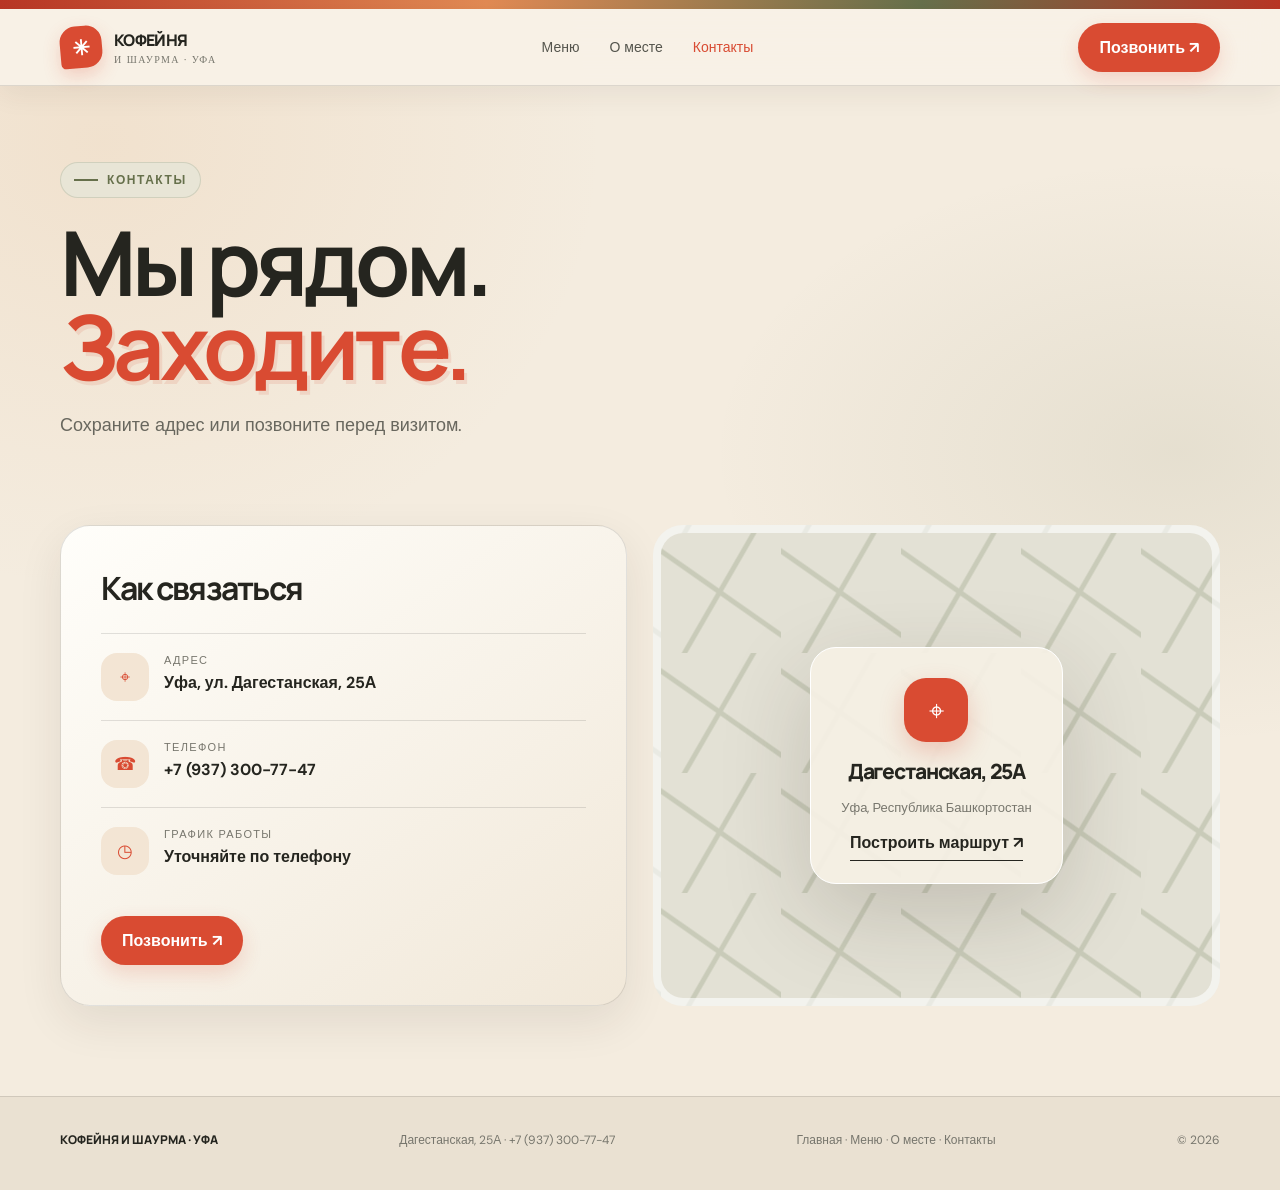
<file: contacts.html>
<!doctype html>
<html lang="ru"><head>
<meta charset="utf-8"><meta name="viewport" content="width=device-width, initial-scale=1">
<meta name="theme-color" content="#f6f0e5"><link rel="icon" type="image/svg+xml" href="favicon.svg"><meta name="description" content="Адрес и телефон кофейни и шаурмы: Уфа, Дагестанская улица, 25А. Телефон +7 (937) 300-77-47.">
<meta property="og:type" content="website"><meta property="og:title" content="Контакты — Кофейня и шаурма, Уфа"><meta property="og:description" content="Адрес и телефон кофейни и шаурмы: Уфа, Дагестанская улица, 25А. Телефон +7 (937) 300-77-47.">
<title>Контакты — Кофейня и шаурма, Уфа</title>
<link rel="preconnect" href="https://fonts.googleapis.com"><link rel="preconnect" href="https://fonts.gstatic.com" crossorigin>
<link href="https://fonts.googleapis.com/css2?family=DM+Sans:wght@400;500;600;700&family=Manrope:wght@400;500;600;700;800&display=swap" rel="stylesheet">
<style>
    :root{--paper:#f6f0e5;--ink:#25251f;--muted:#77766d;--tomato:#d94b32;--tomato-dark:#b93625;--olive:#66704b;--line:rgba(37,37,31,.13);--white:#fffdf8;--shadow:0 24px 70px rgba(48,38,25,.12)}
    *{box-sizing:border-box}html{scroll-behavior:smooth;scroll-padding-top:90px}body{margin:0;background:var(--paper);color:var(--ink);font-family:'DM Sans',sans-serif}a{color:inherit;text-decoration:none}button{font:inherit}.wrap{width:min(1160px,calc(100% - 44px));margin:auto}
    .topline{height:7px;background:var(--tomato)}header{position:sticky;top:0;z-index:20;background:rgba(246,240,229,.9);backdrop-filter:blur(16px);border-bottom:1px solid var(--line)}
    .nav{height:76px;display:flex;align-items:center;justify-content:space-between;gap:24px}.brand{display:flex;align-items:center;gap:12px;font-family:Manrope,sans-serif;font-weight:800;letter-spacing:-.04em}.brandmark{width:42px;height:42px;border-radius:14px;background:var(--tomato);display:grid;place-items:center;color:white;font-size:21px;box-shadow:0 7px 18px #d94b3238}.brand small{display:block;color:var(--muted);font:500 10px 'DM Sans';letter-spacing:.13em;text-transform:uppercase;margin-top:2px}.links{display:flex;gap:30px;color:#55554d;font-size:14px}.links a:hover{color:var(--tomato)}.nav-cta,.btn{display:inline-flex;align-items:center;justify-content:center;gap:10px;border:0;border-radius:999px;background:var(--tomato);color:white;padding:14px 21px;font-weight:700;transition:transform .25s,background .25s,box-shadow .25s;box-shadow:0 8px 20px #d94b3230}.nav-cta:hover,.btn:hover{transform:translateY(-3px);background:var(--tomato-dark);box-shadow:0 13px 26px #d94b3240}
    .hero{padding:76px 0 80px;overflow:hidden}.hero-grid{display:grid;grid-template-columns:1.02fr .98fr;align-items:center;gap:52px}.eyebrow{display:inline-flex;align-items:center;gap:9px;color:var(--olive);font-size:12px;font-weight:700;letter-spacing:.16em;text-transform:uppercase}.eyebrow:before{content:'';width:24px;height:2px;background:var(--olive)}h1,h2,h3{font-family:Manrope,sans-serif;letter-spacing:-.055em}h1{font-size:clamp(46px,6.2vw,78px);line-height:.99;margin:22px 0 22px;max-width:620px}h1 em{font-style:normal;color:var(--tomato)}.lead{font-size:18px;line-height:1.7;color:#68675e;max-width:480px}.hero-actions{display:flex;align-items:center;gap:18px;margin-top:30px;flex-wrap:wrap}.text-link{font-weight:700;border-bottom:1px solid var(--ink);padding:7px 0}.hero-note{display:flex;align-items:center;gap:10px;margin-top:34px;color:var(--muted);font-size:12px}.hero-note span{width:7px;height:7px;background:var(--olive);border-radius:50%}
    .hero-art{position:relative;min-height:510px}.hero-photo{position:absolute;inset:10px 24px 26px 30px;border-radius:42% 42% 25px 25px;overflow:hidden;background:#d9c4a4;box-shadow:var(--shadow)}.hero-photo img{width:100%;height:100%;object-fit:cover;display:block}.photo-overlay{position:absolute;inset:0;background:linear-gradient(180deg,transparent 58%,rgba(30,25,18,.48))}.photo-label{position:absolute;bottom:28px;left:30px;color:white;font-family:Manrope;font-size:22px;font-weight:800}.stamp{position:absolute;right:0;top:38px;width:118px;height:118px;border-radius:50%;background:var(--olive);color:white;display:grid;place-items:center;text-align:center;font-size:12px;line-height:1.35;font-weight:700;transform:rotate(9deg);box-shadow:0 12px 30px #66704b45}.scribble{position:absolute;left:0;bottom:4px;width:130px;height:130px;border:1px solid #d94b3270;border-radius:50%;display:grid;place-items:center;color:var(--tomato);font-family:Manrope;font-size:35px;transform:rotate(-14deg)}
    .ticker{background:var(--olive);color:#fffdf8;overflow:hidden;white-space:nowrap;padding:16px 0;font-family:Manrope;font-size:13px;font-weight:700;letter-spacing:.12em;text-transform:uppercase}.ticker-track{display:flex;justify-content:space-around;gap:38px}.ticker span{display:inline-flex;align-items:center;gap:18px}.ticker b{color:#e9b18a;font-size:19px}
    section{padding:92px 0}.section-head{display:flex;justify-content:space-between;align-items:end;gap:30px;margin-bottom:38px}.section-head h2{font-size:clamp(34px,4vw,52px);line-height:1.05;margin:14px 0 0}.section-head p{max-width:350px;color:var(--muted);line-height:1.65;margin:0}
    .menu-grid{display:grid;grid-template-columns:repeat(3,1fr);gap:18px}.menu-card{background:var(--white);border:1px solid var(--line);border-radius:22px;padding:27px;min-height:235px;position:relative;overflow:hidden;transition:transform .25s,box-shadow .25s}.menu-card:hover{transform:translateY(-6px);box-shadow:var(--shadow)}.menu-icon{width:54px;height:54px;border-radius:18px;display:grid;place-items:center;background:#f3e5d4;color:var(--tomato);font-size:25px}.menu-card:nth-child(2) .menu-icon{background:#e8eadc;color:var(--olive)}.menu-card:nth-child(3) .menu-icon{background:#f5e1d9}.menu-card h3{font-size:24px;margin:23px 0 8px}.menu-card p{color:var(--muted);font-size:14px;line-height:1.6;margin:0;max-width:260px}.menu-card .arrow{position:absolute;right:25px;bottom:25px;color:var(--tomato);font-size:22px}
    .story{background:#ebe4d7}.story-grid{display:grid;grid-template-columns:.9fr 1.1fr;gap:70px;align-items:center}.story-visual{height:440px;position:relative}.story-visual img{width:100%;height:100%;object-fit:cover;border-radius:26px;box-shadow:var(--shadow)}.story-tag{position:absolute;bottom:-18px;right:-18px;background:var(--tomato);color:white;border-radius:18px;padding:19px 22px;font-family:Manrope;font-weight:800;font-size:15px;max-width:190px}.story-copy h2{font-size:clamp(34px,4vw,52px);line-height:1.06;margin:16px 0}.story-copy p{color:#6e6b61;line-height:1.8;font-size:16px}.feature-list{display:grid;grid-template-columns:1fr 1fr;gap:14px;margin-top:28px}.feature{display:flex;gap:10px;align-items:center;font-size:13px;font-weight:700}.feature i{font-style:normal;color:var(--olive);font-size:19px}
    .visit-grid{display:grid;grid-template-columns:1fr 1fr;gap:20px}.visit-card{background:var(--white);border:1px solid var(--line);border-radius:24px;padding:34px}.visit-card h3{font-size:27px;margin:0 0 23px}.contact-line{display:flex;gap:15px;padding:16px 0;border-top:1px solid var(--line);align-items:flex-start}.contact-icon{width:40px;height:40px;border-radius:13px;background:#f3e5d4;display:grid;place-items:center;color:var(--tomato);flex:none}.contact-line small{display:block;color:var(--muted);font-size:11px;text-transform:uppercase;letter-spacing:.12em;margin-bottom:5px}.contact-line strong{font-size:16px}.map-card{background:#e3e1d5;border-radius:24px;min-height:330px;position:relative;overflow:hidden;display:flex;align-items:center;justify-content:center;text-align:center;padding:30px;background-image:linear-gradient(35deg,transparent 48%,#c9cbb9 49%,#c9cbb9 51%,transparent 52%),linear-gradient(120deg,transparent 47%,#c9cbb9 48%,#c9cbb9 50%,transparent 51%);background-size:120px 120px}.map-pin{width:64px;height:64px;border-radius:22px;background:var(--tomato);color:white;display:grid;place-items:center;font-size:27px;margin:0 auto 15px;box-shadow:0 10px 25px #d94b3240}.map-inner{background:#f6f0e5ed;border:1px solid #fff;border-radius:22px;padding:25px;max-width:320px;box-shadow:var(--shadow)}.map-inner p{color:var(--muted);line-height:1.55;font-size:13px}
    .final-cta{padding:0 0 92px}.cta-panel{background:var(--tomato);color:white;border-radius:30px;padding:54px;display:flex;align-items:center;justify-content:space-between;gap:30px;overflow:hidden;position:relative}.cta-panel:after{content:'✳';position:absolute;right:31%;top:-85px;font-size:250px;opacity:.12}.cta-panel h2{font-size:clamp(32px,4vw,48px);line-height:1.05;margin:0 0 12px;max-width:560px}.cta-panel p{margin:0;color:#ffe1d8;line-height:1.6}.cta-panel .btn{background:var(--paper);color:var(--ink);box-shadow:none;white-space:nowrap;position:relative;z-index:1}.cta-panel .btn:hover{background:white}
    footer{border-top:1px solid var(--line);padding:28px 0 36px;color:var(--muted);font-size:12px}.footer-row{display:flex;justify-content:space-between;gap:20px;align-items:center}.footer-brand{font-family:Manrope;font-weight:800;color:var(--ink)}
    .reveal{opacity:0;transform:translateY(22px);transition:opacity .7s ease,transform .7s cubic-bezier(.2,.7,.2,1)}.reveal.visible{opacity:1;transform:none}
    @media(max-width:850px){.links{display:none}.hero{padding:50px 0}.hero-grid,.story-grid{grid-template-columns:1fr;gap:34px}.hero-art{min-height:430px}.hero-photo{inset:0 22px 20px}.stamp{right:0}.story-visual{height:350px;margin-right:18px}.section-head{align-items:flex-start;flex-direction:column}.menu-grid{grid-template-columns:1fr 1fr}.visit-grid{grid-template-columns:1fr}.cta-panel{padding:38px;align-items:flex-start;flex-direction:column}}
    @media(max-width:540px){.wrap{width:min(100% - 30px,1160px)}.nav{height:66px}.brandmark{width:38px;height:38px}.nav-cta{padding:11px 15px;font-size:12px}.hero{padding:42px 0 54px}h1{font-size:48px}.lead{font-size:16px}.hero-art{min-height:340px}.stamp{width:90px;height:90px;font-size:10px}.scribble{width:90px;height:90px;font-size:27px}.ticker-track{justify-content:flex-start;padding-left:20px}.ticker span{margin-right:28px}section{padding:66px 0}.menu-grid{grid-template-columns:1fr}.menu-card{min-height:205px}.story-visual{height:290px}.feature-list{grid-template-columns:1fr}.visit-card{padding:25px}.cta-panel{padding:30px 24px}.footer-row{align-items:flex-start;flex-direction:column}}
    @media(prefers-reduced-motion:reduce){html{scroll-behavior:auto}*,*:before,*:after{transition:none!important;animation:none!important}.reveal{opacity:1;transform:none}}
  
.page-hero{padding:76px 0 42px}.page-hero h1{max-width:850px}.page-content{padding:24px 0 90px}.info-panel{background:var(--white);border:1px solid var(--line);border-radius:24px;padding:clamp(24px,4vw,42px);margin:18px 0}.info-panel p{color:var(--muted);line-height:1.8}.info-panel h2{font-size:clamp(26px,3vw,38px);margin:0 0 14px}.page-links{display:flex;gap:12px;flex-wrap:wrap;margin-top:24px}.page-links a{border:1px solid var(--line);padding:12px 17px;border-radius:999px;font-weight:700}.page-links a:hover{border-color:var(--tomato);color:var(--tomato)}.nav .links a[aria-current=page]{color:var(--tomato)}
@media(max-width:540px){.page-hero{padding:48px 0 20px}.page-content{padding-bottom:64px}}
</style><style>.reading-progress{position:fixed;z-index:100;left:0;top:0;width:100%;height:3px;background:var(--tomato);transform:scaleX(0);transform-origin:left center;pointer-events:none}.motion-reveal{opacity:0;transform:translateY(26px);transition:opacity .85s cubic-bezier(.2,.7,.2,1),transform .85s cubic-bezier(.2,.7,.2,1)}.motion-reveal.motion-in{opacity:1;transform:translateY(0)}.menu-card,.visit-card,.info-panel{transform:perspective(900px) rotateX(var(--tilt-x,0deg)) rotateY(var(--tilt-y,0deg));transition:transform .35s ease,box-shadow .35s ease}.hero-photo img,.story-visual img{transition:transform 1.2s cubic-bezier(.2,.7,.2,1)}.hero-photo:hover img,.story-visual:hover img{transform:scale(1.045)}.ticker-track{animation:ticker-drift 28s linear infinite}.ticker:hover .ticker-track{animation-play-state:paused}@keyframes ticker-drift{from{transform:translateX(0)}to{transform:translateX(-18%)}}@media(prefers-reduced-motion:reduce){.reading-progress{display:none}.motion-reveal{opacity:1;transform:none}.ticker-track{animation:none!important}}</style><link rel="stylesheet" href="visual-polish.css"></head><body><div class="topline"></div><header><div class="wrap nav">
<a class="brand" href="index.html" aria-label="На главную"><span class="brandmark">✳</span><span>КОФЕЙНЯ<br><small>и шаурма · Уфа</small></span></a>
<nav class="links" aria-label="Основная навигация"><a href="menu.html" >Меню</a><a href="about.html" >О месте</a><a href="contacts.html" aria-current="page">Контакты</a></nav>
<a class="nav-cta" href="tel:+79373007747">Позвонить ↗</a></div></header><main><section class="page-hero"><div class="wrap"><span class="eyebrow">Контакты</span><h1>Мы рядом.<br><em>Заходите.</em></h1><p class="lead">Сохраните адрес или позвоните перед визитом.</p></div></section><section class="page-content"><div class="wrap visit-grid"><div class="visit-card"><h3>Как связаться</h3><div class="contact-line"><div class="contact-icon">⌖</div><div><small>Адрес</small><strong>Уфа, ул. Дагестанская, 25А</strong></div></div><div class="contact-line"><div class="contact-icon">☎</div><div><small>Телефон</small><strong><a href="tel:+79373007747">+7 (937) 300-77-47</a></strong></div></div><div class="contact-line"><div class="contact-icon">◷</div><div><small>График работы</small><strong>Уточняйте по телефону</strong></div></div><a class="btn" style="margin-top:22px" href="tel:+79373007747">Позвонить ↗</a></div><div class="map-card"><div class="map-inner"><div class="map-pin">⌖</div><h3 style="margin:0;font:800 21px Manrope">Дагестанская, 25А</h3><p>Уфа, Республика Башкортостан</p><a class="text-link" target="_blank" rel="noopener" href="https://yandex.ru/maps/?text=%D0%A3%D1%84%D0%B0%2C%20%D1%83%D0%BB%D0%B8%D1%86%D0%B0%20%D0%94%D0%B0%D0%B3%D0%B5%D1%81%D1%82%D0%B0%D0%BD%D1%81%D0%BA%D0%B0%D1%8F%2C%2025%D0%90">Построить маршрут ↗</a></div></div></div></section></main><footer><div class="wrap footer-row"><div class="footer-brand">КОФЕЙНЯ И ШАУРМА · УФА</div><div>Дагестанская, 25А · <a href="tel:+79373007747">+7 (937) 300-77-47</a></div><div><a href="index.html">Главная</a> · <a href="menu.html">Меню</a> · <a href="about.html">О месте</a> · <a href="contacts.html">Контакты</a></div><div>© <span id="year"></span></div></div></footer><script>document.getElementById('year').textContent=new Date().getFullYear();</script><script src="motion.js" defer></script></body></html>
</file>
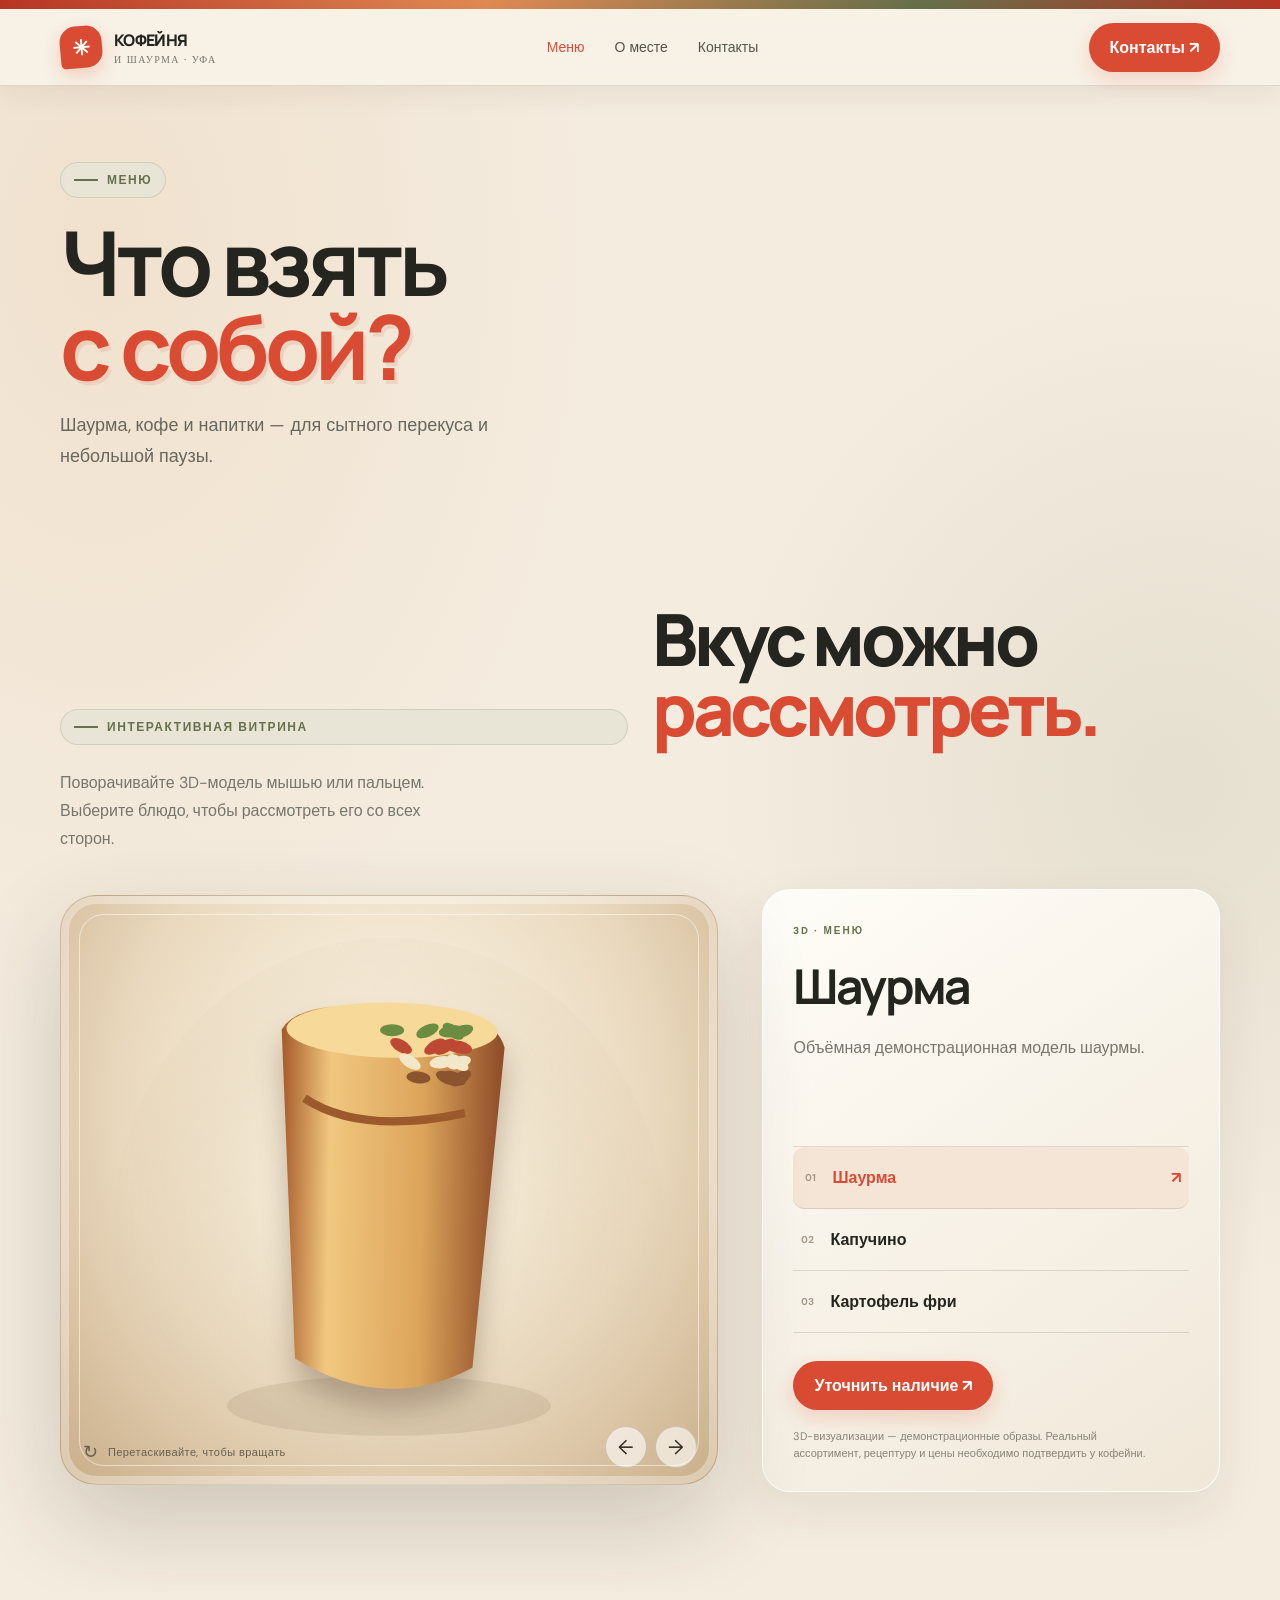
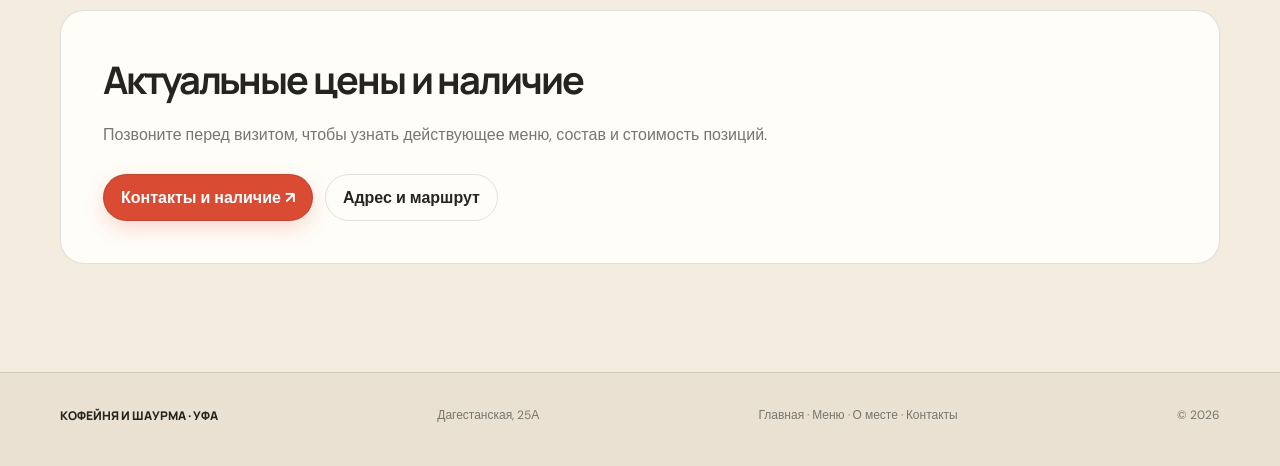
<file: menu.html>
<!doctype html>
<html lang="ru"><head>
<meta charset="utf-8"><meta name="viewport" content="width=device-width, initial-scale=1">
<meta name="theme-color" content="#f6f0e5"><link rel="icon" type="image/svg+xml" href="favicon.svg"><meta name="description" content="Шаурма, кофе и напитки. Уточняйте актуальный ассортимент и цены по телефону.">
<meta property="og:type" content="website"><meta property="og:title" content="Меню — Кофейня и шаурма, Уфа"><meta property="og:description" content="Шаурма, кофе и напитки. Уточняйте актуальный ассортимент и цены по телефону.">
<title>Меню — Кофейня и шаурма, Уфа</title>
<link rel="preconnect" href="https://fonts.googleapis.com"><link rel="preconnect" href="https://fonts.gstatic.com" crossorigin>
<link href="https://fonts.googleapis.com/css2?family=DM+Sans:wght@400;500;600;700&family=Manrope:wght@400;500;600;700;800&display=swap" rel="stylesheet">
<style>
    :root{--paper:#f6f0e5;--ink:#25251f;--muted:#77766d;--tomato:#d94b32;--tomato-dark:#b93625;--olive:#66704b;--line:rgba(37,37,31,.13);--white:#fffdf8;--shadow:0 24px 70px rgba(48,38,25,.12)}
    *{box-sizing:border-box}html{scroll-behavior:smooth;scroll-padding-top:90px}body{margin:0;background:var(--paper);color:var(--ink);font-family:'DM Sans',sans-serif}a{color:inherit;text-decoration:none}button{font:inherit}.wrap{width:min(1160px,calc(100% - 44px));margin:auto}
    .topline{height:7px;background:var(--tomato)}header{position:sticky;top:0;z-index:20;background:rgba(246,240,229,.9);backdrop-filter:blur(16px);border-bottom:1px solid var(--line)}
    .nav{height:76px;display:flex;align-items:center;justify-content:space-between;gap:24px}.brand{display:flex;align-items:center;gap:12px;font-family:Manrope,sans-serif;font-weight:800;letter-spacing:-.04em}.brandmark{width:42px;height:42px;border-radius:14px;background:var(--tomato);display:grid;place-items:center;color:white;font-size:21px;box-shadow:0 7px 18px #d94b3238}.brand small{display:block;color:var(--muted);font:500 10px 'DM Sans';letter-spacing:.13em;text-transform:uppercase;margin-top:2px}.links{display:flex;gap:30px;color:#55554d;font-size:14px}.links a:hover{color:var(--tomato)}.nav-cta,.btn{display:inline-flex;align-items:center;justify-content:center;gap:10px;border:0;border-radius:999px;background:var(--tomato);color:white;padding:14px 21px;font-weight:700;transition:transform .25s,background .25s,box-shadow .25s;box-shadow:0 8px 20px #d94b3230}.nav-cta:hover,.btn:hover{transform:translateY(-3px);background:var(--tomato-dark);box-shadow:0 13px 26px #d94b3240}
    .hero{padding:76px 0 80px;overflow:hidden}.hero-grid{display:grid;grid-template-columns:1.02fr .98fr;align-items:center;gap:52px}.eyebrow{display:inline-flex;align-items:center;gap:9px;color:var(--olive);font-size:12px;font-weight:700;letter-spacing:.16em;text-transform:uppercase}.eyebrow:before{content:'';width:24px;height:2px;background:var(--olive)}h1,h2,h3{font-family:Manrope,sans-serif;letter-spacing:-.055em}h1{font-size:clamp(46px,6.2vw,78px);line-height:.99;margin:22px 0 22px;max-width:620px}h1 em{font-style:normal;color:var(--tomato)}.lead{font-size:18px;line-height:1.7;color:#68675e;max-width:480px}.hero-actions{display:flex;align-items:center;gap:18px;margin-top:30px;flex-wrap:wrap}.text-link{font-weight:700;border-bottom:1px solid var(--ink);padding:7px 0}.hero-note{display:flex;align-items:center;gap:10px;margin-top:34px;color:var(--muted);font-size:12px}.hero-note span{width:7px;height:7px;background:var(--olive);border-radius:50%}
    .hero-art{position:relative;min-height:510px}.hero-photo{position:absolute;inset:10px 24px 26px 30px;border-radius:42% 42% 25px 25px;overflow:hidden;background:#d9c4a4;box-shadow:var(--shadow)}.hero-photo img{width:100%;height:100%;object-fit:cover;display:block}.photo-overlay{position:absolute;inset:0;background:linear-gradient(180deg,transparent 58%,rgba(30,25,18,.48))}.photo-label{position:absolute;bottom:28px;left:30px;color:white;font-family:Manrope;font-size:22px;font-weight:800}.stamp{position:absolute;right:0;top:38px;width:118px;height:118px;border-radius:50%;background:var(--olive);color:white;display:grid;place-items:center;text-align:center;font-size:12px;line-height:1.35;font-weight:700;transform:rotate(9deg);box-shadow:0 12px 30px #66704b45}.scribble{position:absolute;left:0;bottom:4px;width:130px;height:130px;border:1px solid #d94b3270;border-radius:50%;display:grid;place-items:center;color:var(--tomato);font-family:Manrope;font-size:35px;transform:rotate(-14deg)}
    .ticker{background:var(--olive);color:#fffdf8;overflow:hidden;white-space:nowrap;padding:16px 0;font-family:Manrope;font-size:13px;font-weight:700;letter-spacing:.12em;text-transform:uppercase}.ticker-track{display:flex;justify-content:space-around;gap:38px}.ticker span{display:inline-flex;align-items:center;gap:18px}.ticker b{color:#e9b18a;font-size:19px}
    section{padding:92px 0}.section-head{display:flex;justify-content:space-between;align-items:end;gap:30px;margin-bottom:38px}.section-head h2{font-size:clamp(34px,4vw,52px);line-height:1.05;margin:14px 0 0}.section-head p{max-width:350px;color:var(--muted);line-height:1.65;margin:0}
    .menu-grid{display:grid;grid-template-columns:repeat(3,1fr);gap:18px}.menu-card{background:var(--white);border:1px solid var(--line);border-radius:22px;padding:27px;min-height:235px;position:relative;overflow:hidden;transition:transform .25s,box-shadow .25s}.menu-card:hover{transform:translateY(-6px);box-shadow:var(--shadow)}.menu-icon{width:54px;height:54px;border-radius:18px;display:grid;place-items:center;background:#f3e5d4;color:var(--tomato);font-size:25px}.menu-card:nth-child(2) .menu-icon{background:#e8eadc;color:var(--olive)}.menu-card:nth-child(3) .menu-icon{background:#f5e1d9}.menu-card h3{font-size:24px;margin:23px 0 8px}.menu-card p{color:var(--muted);font-size:14px;line-height:1.6;margin:0;max-width:260px}.menu-card .arrow{position:absolute;right:25px;bottom:25px;color:var(--tomato);font-size:22px}
    .story{background:#ebe4d7}.story-grid{display:grid;grid-template-columns:.9fr 1.1fr;gap:70px;align-items:center}.story-visual{height:440px;position:relative}.story-visual img{width:100%;height:100%;object-fit:cover;border-radius:26px;box-shadow:var(--shadow)}.story-tag{position:absolute;bottom:-18px;right:-18px;background:var(--tomato);color:white;border-radius:18px;padding:19px 22px;font-family:Manrope;font-weight:800;font-size:15px;max-width:190px}.story-copy h2{font-size:clamp(34px,4vw,52px);line-height:1.06;margin:16px 0}.story-copy p{color:#6e6b61;line-height:1.8;font-size:16px}.feature-list{display:grid;grid-template-columns:1fr 1fr;gap:14px;margin-top:28px}.feature{display:flex;gap:10px;align-items:center;font-size:13px;font-weight:700}.feature i{font-style:normal;color:var(--olive);font-size:19px}
    .visit-grid{display:grid;grid-template-columns:1fr 1fr;gap:20px}.visit-card{background:var(--white);border:1px solid var(--line);border-radius:24px;padding:34px}.visit-card h3{font-size:27px;margin:0 0 23px}.contact-line{display:flex;gap:15px;padding:16px 0;border-top:1px solid var(--line);align-items:flex-start}.contact-icon{width:40px;height:40px;border-radius:13px;background:#f3e5d4;display:grid;place-items:center;color:var(--tomato);flex:none}.contact-line small{display:block;color:var(--muted);font-size:11px;text-transform:uppercase;letter-spacing:.12em;margin-bottom:5px}.contact-line strong{font-size:16px}.map-card{background:#e3e1d5;border-radius:24px;min-height:330px;position:relative;overflow:hidden;display:flex;align-items:center;justify-content:center;text-align:center;padding:30px;background-image:linear-gradient(35deg,transparent 48%,#c9cbb9 49%,#c9cbb9 51%,transparent 52%),linear-gradient(120deg,transparent 47%,#c9cbb9 48%,#c9cbb9 50%,transparent 51%);background-size:120px 120px}.map-pin{width:64px;height:64px;border-radius:22px;background:var(--tomato);color:white;display:grid;place-items:center;font-size:27px;margin:0 auto 15px;box-shadow:0 10px 25px #d94b3240}.map-inner{background:#f6f0e5ed;border:1px solid #fff;border-radius:22px;padding:25px;max-width:320px;box-shadow:var(--shadow)}.map-inner p{color:var(--muted);line-height:1.55;font-size:13px}
    .final-cta{padding:0 0 92px}.cta-panel{background:var(--tomato);color:white;border-radius:30px;padding:54px;display:flex;align-items:center;justify-content:space-between;gap:30px;overflow:hidden;position:relative}.cta-panel:after{content:'✳';position:absolute;right:31%;top:-85px;font-size:250px;opacity:.12}.cta-panel h2{font-size:clamp(32px,4vw,48px);line-height:1.05;margin:0 0 12px;max-width:560px}.cta-panel p{margin:0;color:#ffe1d8;line-height:1.6}.cta-panel .btn{background:var(--paper);color:var(--ink);box-shadow:none;white-space:nowrap;position:relative;z-index:1}.cta-panel .btn:hover{background:white}
    footer{border-top:1px solid var(--line);padding:28px 0 36px;color:var(--muted);font-size:12px}.footer-row{display:flex;justify-content:space-between;gap:20px;align-items:center}.footer-brand{font-family:Manrope;font-weight:800;color:var(--ink)}
    .reveal{opacity:0;transform:translateY(22px);transition:opacity .7s ease,transform .7s cubic-bezier(.2,.7,.2,1)}.reveal.visible{opacity:1;transform:none}
    @media(max-width:850px){.links{display:none}.hero{padding:50px 0}.hero-grid,.story-grid{grid-template-columns:1fr;gap:34px}.hero-art{min-height:430px}.hero-photo{inset:0 22px 20px}.stamp{right:0}.story-visual{height:350px;margin-right:18px}.section-head{align-items:flex-start;flex-direction:column}.menu-grid{grid-template-columns:1fr 1fr}.visit-grid{grid-template-columns:1fr}.cta-panel{padding:38px;align-items:flex-start;flex-direction:column}}
    @media(max-width:540px){.wrap{width:min(100% - 30px,1160px)}.nav{height:66px}.brandmark{width:38px;height:38px}.nav-cta{padding:11px 15px;font-size:12px}.hero{padding:42px 0 54px}h1{font-size:48px}.lead{font-size:16px}.hero-art{min-height:340px}.stamp{width:90px;height:90px;font-size:10px}.scribble{width:90px;height:90px;font-size:27px}.ticker-track{justify-content:flex-start;padding-left:20px}.ticker span{margin-right:28px}section{padding:66px 0}.menu-grid{grid-template-columns:1fr}.menu-card{min-height:205px}.story-visual{height:290px}.feature-list{grid-template-columns:1fr}.visit-card{padding:25px}.cta-panel{padding:30px 24px}.footer-row{align-items:flex-start;flex-direction:column}}
    @media(prefers-reduced-motion:reduce){html{scroll-behavior:auto}*,*:before,*:after{transition:none!important;animation:none!important}.reveal{opacity:1;transform:none}}
  
.page-hero{padding:76px 0 42px}.page-hero h1{max-width:850px}.page-content{padding:24px 0 90px}.info-panel{background:var(--white);border:1px solid var(--line);border-radius:24px;padding:clamp(24px,4vw,42px);margin:18px 0}.info-panel p{color:var(--muted);line-height:1.8}.info-panel h2{font-size:clamp(26px,3vw,38px);margin:0 0 14px}.page-links{display:flex;gap:12px;flex-wrap:wrap;margin-top:24px}.page-links a{border:1px solid var(--line);padding:12px 17px;border-radius:999px;font-weight:700}.page-links a:hover{border-color:var(--tomato);color:var(--tomato)}.nav .links a[aria-current=page]{color:var(--tomato)}
@media(max-width:540px){.page-hero{padding:48px 0 20px}.page-content{padding-bottom:64px}}

.food-showcase{padding:42px 0 84px;overflow:hidden}.food-heading{display:grid;grid-template-columns:1fr 1fr;align-items:end;gap:24px;margin-bottom:32px}.food-heading h2{font:800 clamp(38px,5vw,62px)/.98 Manrope,sans-serif;letter-spacing:-.06em;margin:12px 0 0}.food-heading h2 em{font-style:normal;color:var(--tomato)}.food-heading p{max-width:390px;color:var(--muted);line-height:1.75;margin:0 0 4px}.food-layout{display:grid;grid-template-columns:1.18fr .82fr;gap:44px;align-items:center}.food-stage{height:540px;position:relative;border-radius:30px;overflow:hidden;background:radial-gradient(ellipse at 50% 40%,#f7efdf 0,#e9dfcc 62%,#d7c6a9 100%);box-shadow:0 28px 75px rgba(48,38,25,.13);border:1px solid rgba(80,60,35,.1)}.food-stage canvas{width:100%;height:100%;display:block;touch-action:none;cursor:grab}.food-stage canvas:active{cursor:grabbing}.stage-hint{position:absolute;left:22px;bottom:20px;color:#686052;font-size:11px;letter-spacing:.04em;pointer-events:none}.stage-hint span{font-size:18px;vertical-align:-2px;margin-right:6px}.stage-controls{position:absolute;right:20px;bottom:16px;display:flex;gap:8px}.stage-controls button{width:42px;height:42px;border-radius:50%;border:1px solid #6f614b44;background:#fff9;color:#332c22;font-size:20px;cursor:pointer;transition:background .2s,transform .2s}.stage-controls button:hover{background:#fff;transform:translateY(-2px)}.food-info{padding:20px 0}.food-kicker{font-size:10px;font-weight:800;letter-spacing:.2em;color:var(--olive)}.food-info h3{font-size:clamp(34px,4vw,48px);margin:14px 0 10px}.food-info>p{color:var(--muted);line-height:1.8;min-height:84px}.food-options{margin:28px 0;border-top:1px solid var(--line)}.food-options button{width:100%;display:flex;align-items:center;gap:16px;padding:17px 4px;border:0;border-bottom:1px solid var(--line);background:transparent;text-align:left;font-weight:700;color:var(--ink);cursor:pointer;transition:padding .25s,color .25s}.food-options button span{font-size:10px;color:#a49a87;font-variant-numeric:tabular-nums}.food-options button b{margin-left:auto;color:var(--tomato);opacity:0;transform:translateX(-5px);transition:.25s}.food-options button.is-active{padding-left:12px;color:var(--tomato)}.food-options button.is-active b{opacity:1;transform:none}.food-info .btn{margin-bottom:18px}.food-note{display:block;color:#898477;font-size:11px;line-height:1.6;max-width:360px}.food-showcase+.page-content{padding-top:0}@media(max-width:850px){.food-layout{grid-template-columns:1fr;gap:22px}.food-stage{height:480px}.food-info{padding:0 4px}.food-heading{grid-template-columns:1fr;gap:14px}}@media(max-width:540px){.food-showcase{padding:28px 0 58px}.food-stage{height:390px;border-radius:22px}.food-heading h2{font-size:43px}.stage-hint{font-size:10px;left:14px;bottom:17px}.stage-controls{right:12px;bottom:10px}.stage-controls button{width:36px;height:36px}}
</style><style>.reading-progress{position:fixed;z-index:100;left:0;top:0;width:100%;height:3px;background:var(--tomato);transform:scaleX(0);transform-origin:left center;pointer-events:none}.motion-reveal{opacity:0;transform:translateY(26px);transition:opacity .85s cubic-bezier(.2,.7,.2,1),transform .85s cubic-bezier(.2,.7,.2,1)}.motion-reveal.motion-in{opacity:1;transform:translateY(0)}.menu-card,.visit-card,.info-panel{transform:perspective(900px) rotateX(var(--tilt-x,0deg)) rotateY(var(--tilt-y,0deg));transition:transform .35s ease,box-shadow .35s ease}.hero-photo img,.story-visual img{transition:transform 1.2s cubic-bezier(.2,.7,.2,1)}.hero-photo:hover img,.story-visual:hover img{transform:scale(1.045)}.ticker-track{animation:ticker-drift 28s linear infinite}.ticker:hover .ticker-track{animation-play-state:paused}@keyframes ticker-drift{from{transform:translateX(0)}to{transform:translateX(-18%)}}@media(prefers-reduced-motion:reduce){.reading-progress{display:none}.motion-reveal{opacity:1;transform:none}.ticker-track{animation:none!important}}</style><link rel="stylesheet" href="visual-polish.css"></head><body><div class="topline"></div><header><div class="wrap nav">
<a class="brand" href="index.html" aria-label="На главную"><span class="brandmark">✳</span><span>КОФЕЙНЯ<br><small>и шаурма · Уфа</small></span></a>
<nav class="links" aria-label="Основная навигация"><a href="menu.html" aria-current="page">Меню</a><a href="about.html" >О месте</a><a href="contacts.html" >Контакты</a></nav>
<a class="nav-cta" href="contacts.html">Контакты ↗</a></div></header><main><section class="page-hero"><div class="wrap"><span class="eyebrow">Меню</span><h1>Что взять<br><em>с собой?</em></h1><p class="lead">Шаурма, кофе и напитки — для сытного перекуса и небольшой паузы.</p></div></section><section class="food-showcase"><div class="wrap"><div class="food-heading"><span class="eyebrow">Интерактивная витрина</span><h2>Вкус можно<br><em>рассмотреть.</em></h2><p>Поворачивайте 3D-модель мышью или пальцем. Выберите блюдо, чтобы рассмотреть его со всех сторон.</p></div><div class="food-layout" data-food-scene><div class="food-stage"><canvas aria-label="Интерактивная трёхмерная модель блюда" role="img"></canvas><div class="stage-status" data-scene-status>Загружаем 3D-витрину…<span>Если загрузка займёт больше нескольких секунд, проверьте подключение к интернету.</span></div><div class="stage-hint"><span>↻</span> Перетаскивайте, чтобы вращать</div><div class="stage-controls"><button type="button" data-prev aria-label="Предыдущее блюдо">←</button><button type="button" data-next aria-label="Следующее блюдо">→</button></div></div><div class="food-info"><span class="food-kicker">3D · МЕНЮ</span><h3 data-product-name>Шаурма</h3><p data-product-description>Горячий перекус в тонком лаваше. Состав, размер и доступные варианты уточняйте у сотрудников.</p><div class="food-options"><button type="button" data-product="shawarma" class="is-active" aria-pressed="true"><span>01</span> Шаурма <b>↗</b></button><button type="button" data-product="coffee" aria-pressed="false"><span>02</span> Капучино <b>↗</b></button><button type="button" data-product="fries" aria-pressed="false"><span>03</span> Картофель фри <b>↗</b></button></div><a class="btn" href="contacts.html">Уточнить наличие ↗</a><small class="food-note">3D-визуализации — демонстрационные образы. Реальный ассортимент, рецептуру и цены необходимо подтвердить у кофейни.</small></div></div></div></section><section class="page-content"><div class="wrap"><div class="info-panel"><h2>Актуальные цены и наличие</h2><p>Позвоните перед визитом, чтобы узнать действующее меню, состав и стоимость позиций.</p><div class="page-links"><a class="btn" href="contacts.html">Контакты и наличие ↗</a><a href="contacts.html">Адрес и маршрут</a></div></div></div></section></main><footer><div class="wrap footer-row"><div class="footer-brand">КОФЕЙНЯ И ШАУРМА · УФА</div><div>Дагестанская, 25А</div><div><a href="index.html">Главная</a> · <a href="menu.html">Меню</a> · <a href="about.html">О месте</a> · <a href="contacts.html">Контакты</a></div><div>© <span id="year"></span></div></div></footer><script>document.getElementById('year').textContent=new Date().getFullYear();</script><script type="module" src="food-scene.js"></script><script src="motion.js" defer></script></body></html>
</file>
<file: visual-polish.css>
/* Bold editorial refresh */
:root{--shadow:0 30px 90px rgba(48,38,25,.18)}
body{background:#f4ecdf;background-image:radial-gradient(ellipse at 8% 12%,rgba(226,177,128,.18),transparent 30%),radial-gradient(ellipse at 92% 38%,rgba(102,112,75,.10),transparent 28%)}
.topline{height:9px;background:linear-gradient(90deg,#b93625 0%,#e28b54 38%,#66704b 72%,#b93625 100%)}
header{background:rgba(248,242,231,.94);box-shadow:0 8px 28px rgba(52,42,27,.07)}
.brandmark{border-radius:16px 16px 16px 5px;transform:rotate(-5deg)}
.hero{padding-top:88px;padding-bottom:96px}
.hero-grid{gap:66px}
h1{font-size:clamp(54px,7vw,92px);line-height:.94;max-width:680px}
h1 em{display:inline-block;text-shadow:3px 4px 0 rgba(217,75,50,.12)}
.eyebrow{padding:9px 13px;border-radius:999px;background:#e8e5d6;border:1px solid rgba(102,112,75,.18);letter-spacing:.13em}
.hero .lead{font-size:19px;max-width:510px}
.hero-art{min-height:570px}
.hero-photo{inset:0 30px 35px 20px;border-radius:48% 48% 30px 30px;transform:rotate(1.5deg)}
.hero-photo img{filter:saturate(1.12) contrast(1.04)}
.stamp{width:136px;height:136px;right:-5px;top:24px;font-size:13px;border:7px solid #f4ecdf;outline:1px solid #66704b}
.scribble{width:145px;height:145px;left:-18px;bottom:0;background:#f8f1e4eF;border:2px dashed #d94b3280}
.ticker{position:relative;padding:22px 0!important;overflow:hidden;background:linear-gradient(100deg,#414a32,#718052 48%,#414a32);box-shadow:0 15px 38px rgba(48,55,33,.2);border-block:1px solid #ffffff44}
.ticker-track{width:max-content!important;display:flex!important;justify-content:flex-start!important;align-items:center!important;gap:0!important;padding:0!important;will-change:transform;animation:coffee-marquee 116s linear infinite!important}
.ticker-group{display:flex;align-items:center;gap:54px;padding:0 27px;flex:none}
.ticker-track span{font-size:14px;letter-spacing:.2em;gap:24px;color:#fffdf8}
.ticker-track b{color:#f4bd91;font-size:25px;font-weight:500}
@keyframes coffee-marquee{from{transform:translate3d(0,0,0)}to{transform:translate3d(-50%,0,0)}}
.ticker:hover .ticker-track{animation-play-state:running!important}
section{padding:108px 0}
.section-head{margin-bottom:48px}
.section-head h2{font-size:clamp(40px,5vw,64px)}
.section-head p{font-size:15px;max-width:390px}
.menu-grid{gap:22px}
.menu-card{min-height:300px;padding:34px 32px;border-radius:28px;background:linear-gradient(145deg,#fffefa,#f0e5d5);box-shadow:0 15px 38px rgba(48,38,25,.08);border:1px solid #fff9}
.menu-card:nth-child(2){transform:translateY(22px);background:linear-gradient(145deg,#f9f8ed,#e8eadc)}
.menu-card:nth-child(3){background:linear-gradient(145deg,#fff8f1,#f3dfd3)}
.menu-card:hover{transform:translateY(-8px) rotate(-.5deg);box-shadow:0 25px 55px rgba(48,38,25,.14)}
.menu-icon{width:68px;height:68px;border-radius:22px;font-size:31px}
.menu-card h3{font-size:29px;margin-top:30px}
.menu-card p{font-size:15px;max-width:290px}
.story{padding:112px 0;background:linear-gradient(115deg,#e7dfd0,#f1e9dc 55%,#e5e2d2)}
.story-grid{gap:90px}
.story-visual{height:500px}
.story-visual img{border-radius:34px 34px 110px 34px}
.story-tag{right:-25px;bottom:-24px;padding:22px 25px;max-width:220px;border-radius:22px 22px 22px 5px}
.story-copy h2{font-size:clamp(42px,5vw,64px)}
.story-copy p{font-size:17px}
.feature{padding:12px 14px;border-radius:14px;background:#fff8;border:1px solid #fff}
.visit-grid{gap:26px}
.visit-card{padding:40px;border-radius:30px;background:linear-gradient(145deg,#fffefa,#f1e8d9);box-shadow:0 16px 45px rgba(48,38,25,.09)}
.visit-card h3{font-size:32px}
.contact-line{padding:19px 0}
.contact-icon{width:48px;height:48px;border-radius:16px;font-size:18px}
.map-card{border:8px solid #fff9;border-radius:30px;min-height:390px}
.map-inner{border-radius:26px;padding:30px}
.final-cta{padding-bottom:110px}
.cta-panel{border-radius:38px;padding:66px;background:linear-gradient(115deg,#b93625,#df6040 62%,#e58d61);box-shadow:0 28px 65px rgba(185,54,37,.2)}
.cta-panel h2{font-size:clamp(38px,5vw,58px)}
.cta-panel .btn{padding:17px 25px}
footer{padding:34px 0 42px;background:#eae1d2}
.food-showcase{padding-top:60px;padding-bottom:100px}
.food-heading h2{font-size:clamp(46px,6vw,72px)}
.food-stage{height:590px;border-radius:36px;background:radial-gradient(ellipse at 50% 35%,#fff9ec 0,#e9d8bd 58%,#c9ad88 100%);box-shadow:0 35px 95px rgba(48,38,25,.2),inset 0 0 0 8px #fff5}
.food-stage:before{content:"";position:absolute;inset:18px;border:1px solid #ffffff88;border-radius:25px;pointer-events:none;z-index:1}
.food-stage canvas{position:relative;z-index:0}
.food-info{padding:28px 30px;border-radius:28px;background:linear-gradient(145deg,#fffdf8,#f0e7d8);border:1px solid #fff;box-shadow:0 18px 50px rgba(48,38,25,.08)}
.food-options button{padding:20px 8px}
.food-options button.is-active{background:#f4e5d7;border-radius:12px}
.stage-status{position:absolute;z-index:3;inset:0;display:grid;place-items:center;padding:35px;text-align:center;color:#514634;font-weight:700;background:radial-gradient(ellipse at center,#fff9edee,#e8d9c4e8);pointer-events:none}
.stage-status[hidden]{display:none}
.stage-status span{display:block;font-size:12px;font-weight:500;color:#777064;margin-top:9px;line-height:1.6}
@media(max-width:850px){.hero{padding-top:55px;padding-bottom:65px}.hero-art{min-height:470px}.story-grid{gap:55px}.menu-card:nth-child(2){transform:none}.food-stage{height:500px}}
@media(max-width:540px){section{padding:72px 0}.hero{padding-top:42px}.hero-art{min-height:360px}.hero-photo{inset:0 18px 20px 12px}.stamp{width:100px;height:100px;font-size:10px;border-width:5px}.scribble{width:95px;height:95px;font-size:26px}.ticker{padding:18px 0!important}.ticker-group{gap:32px;padding:0 17px}.ticker-track span{font-size:12px}.menu-card{min-height:230px}.story{padding:75px 0}.story-visual{height:320px}.story-tag{right:-10px;bottom:-15px}.visit-card{padding:27px}.map-card{min-height:330px}.cta-panel{padding:36px 26px;border-radius:28px}.food-stage{height:390px;border-radius:24px}.food-stage:before{inset:10px;border-radius:17px}.food-info{padding:24px 20px}}
@media(prefers-reduced-motion:reduce){.ticker-track{animation:none!important;transform:none}}

/* Slower, calmer motion: every existing transition is doubled. */
.nav-cta,.btn,.menu-card,.stage-controls button{transition-duration:.5s!important}
.reveal{transition-duration:1.4s!important}
.motion-reveal{transition-duration:1.7s!important}
.menu-card,.visit-card,.info-panel{transition-duration:.7s!important}
.hero-photo img,.story-visual img{transition-duration:2.4s!important}
.food-options button,.food-options button b{transition-duration:.5s!important}
.ticker-track{animation-duration:116s!important}
@media(max-width:540px){.ticker-track{animation-duration:100s!important}}
</file>
